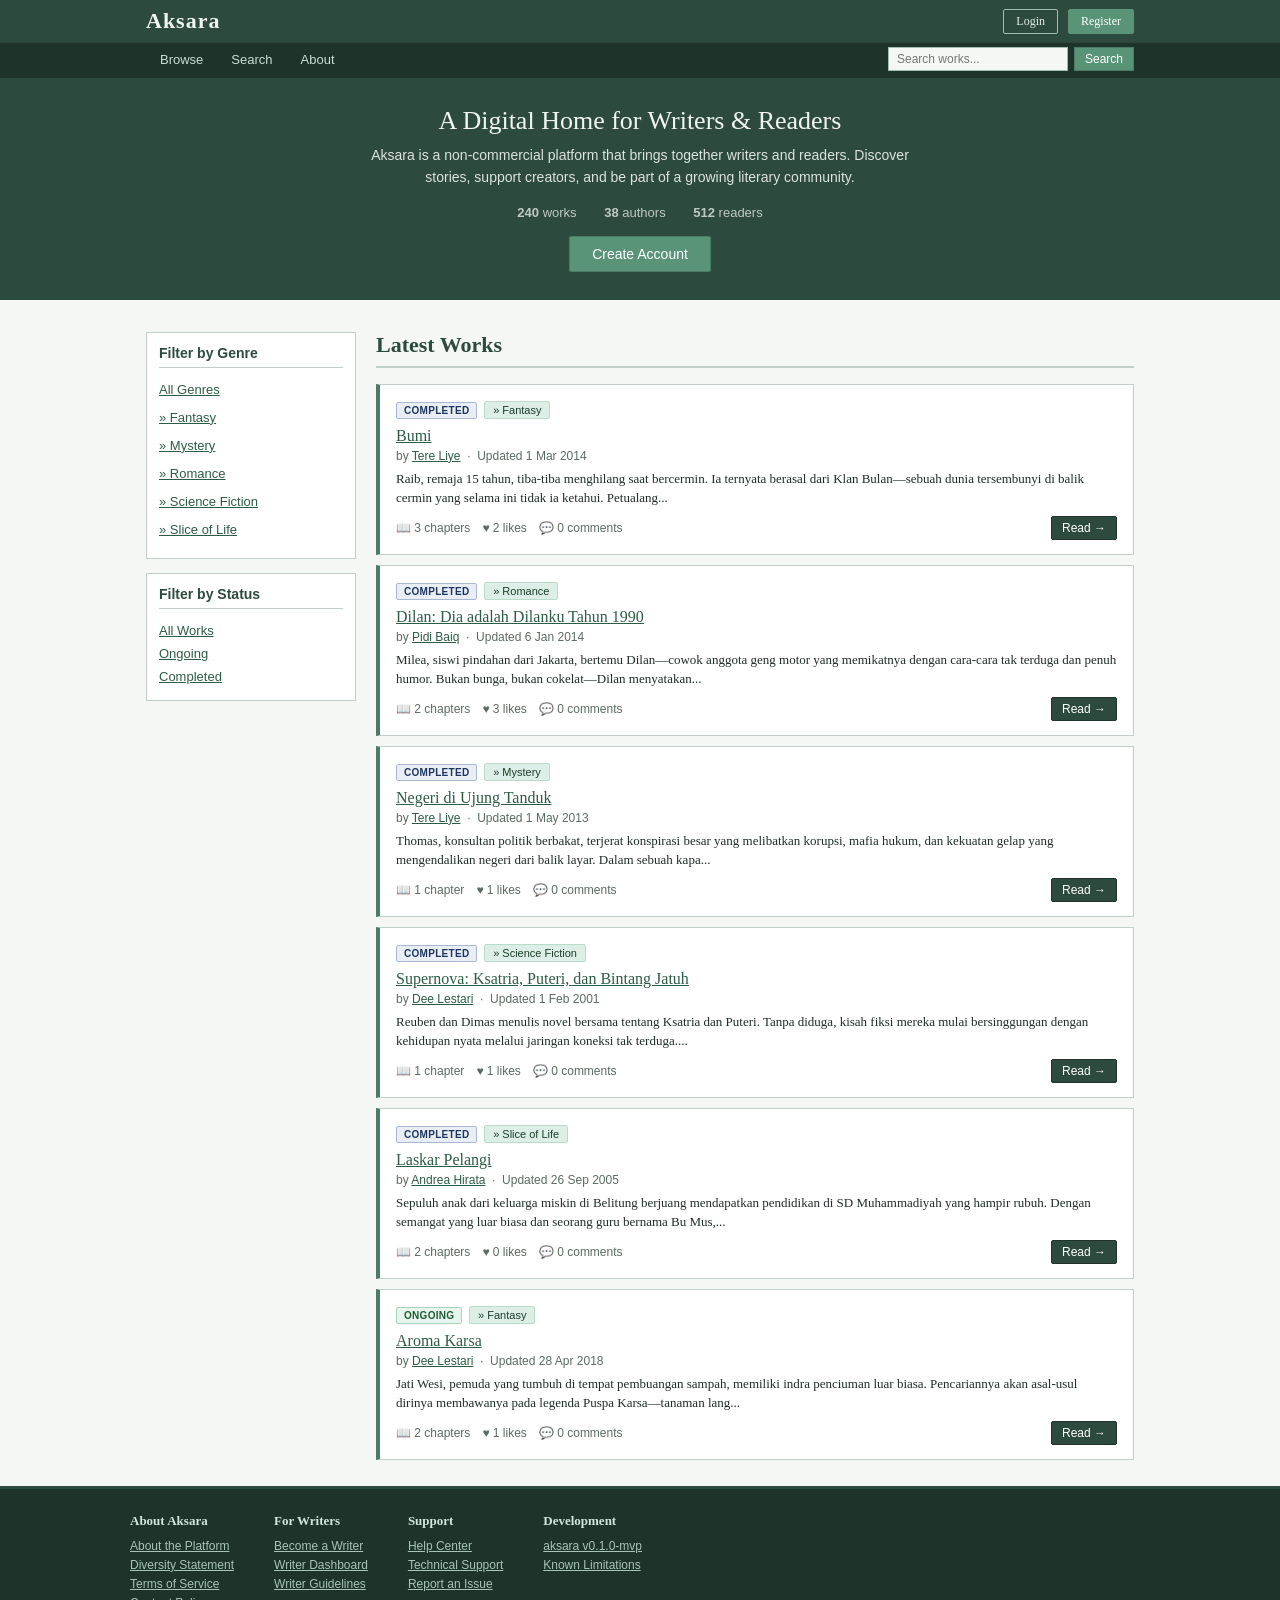
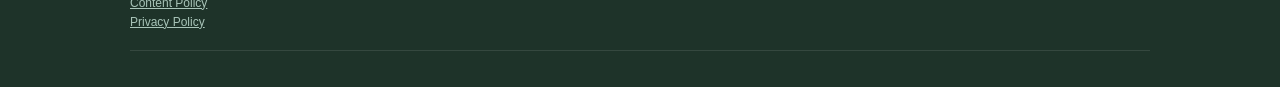
<file: index.html>
<!DOCTYPE html>
<html lang="id">
<head>
    <link rel="stylesheet" href="style.css">
<meta charset="UTF-8">
<meta name="viewport" content="width=device-width, initial-scale=1.0">
<title>Aksara</title>

</head>
<body>

<header class="site-header">
    <div class="header-top">
        <a class="site-logo" href="#" onclick="showPage('page_home'); return false;">
            Aksara
            
        </a>
        <div class="header-actions" id="header_actions">
            <button type="button" class="btn-header" onclick="showPage('page_login')">Login</button>
            <button type="button" class="btn-header-solid" onclick="showPage('page_register')">Register</button>
        </div>
    </div>
    <nav class="header-nav">
        <ul>
            <li><a href="#" id="nav_browse" onclick="showPage('page_home'); return false;">Browse</a></li>
            <li><a href="#" id="nav_search" onclick="showPage('page_search'); return false;">Search</a></li>
            <li><a href="#" id="nav_about" onclick="showPage('page_about'); return false;">About</a></li>
            <li class="nav-search">
                <input type="text" id="nav_search_input" placeholder="Search works...">
                <button type="button" onclick="doNavSearch()">Search</button>
            </li>
        </ul>
    </nav>
</header>

<div class="page active" id="page_home">
    <div class="hero-banner" id="hero_guest">
        <h1>A Digital Home for Writers &amp; Readers</h1>
        <p>Aksara is a non-commercial platform that brings together writers and readers.
        Discover stories, support creators, and be part of a growing literary community.</p>
        <div class="hero-stats">
            <span><strong>240</strong> works</span>
            <span><strong>38</strong> authors</span>
            <span><strong>512</strong> readers</span>
        </div>
        <div class="hero-actions">
            <button type="button" class="btn-hero-primary" onclick="showPage('page_register')">Create Account</button>
        </div>
    </div>

    <div class="container">
        <div class="two-col" style="margin-top:16px">
            <!-- Sidebar -->
            <aside class="sidebar">
                <div class="sidebar-box">
                    <h3>Filter by Genre</h3>
                    <ul id="genre_filter_list"></ul>
                </div>
                <div class="sidebar-box">
                    <h3>Filter by Status</h3>
                    <button type="button" class="filter-btn" id="filter_all" onclick="setStatusFilter('all')">All Works</button>
                    <button type="button" class="filter-btn" id="filter_ongoing" onclick="setStatusFilter('ongoing')">Ongoing</button>
                    <button type="button" class="filter-btn" id="filter_completed" onclick="setStatusFilter('completed')">Completed</button>
                </div>
                <div class="sidebar-box" id="sidebar_account" style="display:none">
                    <h3>My Account</h3>
                    <ul>
                        <li><a href="#" onclick="showPage('page_profile'); return false;">Profile</a></li>
                        <li id="nav_dashboard_link" style="display:none"><a href="#" onclick="showPage('page_dashboard'); return false;">Writer Dashboard</a></li>
                        <li id="nav_register_writer_link" style="display:none"><a href="#" onclick="showPage('page_writer_reg'); return false;">Become a Writer</a></li>
                        <li><a href="#" onclick="doLogout(); return false;">Logout</a></li>
                    </ul>
                </div>
            </aside>

            <!-- Main -->
            <main class="main-content">
                <div id="rec_banner" class="rec-banner" style="display:none"></div>

                <h2 class="page-title" id="browse_title">Latest Works</h2>

                <div id="work_list"></div>

                <p id="no_results" style="display:none; font-family:Arial,sans-serif; color:var(--text-muted); font-size:13px;">
                    No works found matching your criteria.
                </p>
            </main>
        </div>
    </div>
</div>

<div class="page" id="page_search">
    <div class="container">
        <h2 class="page-title">Search Works</h2>
        <div class="search-bar-big">
            <input type="text" id="search_input" placeholder="Search by title, author, or genre...">
            <button type="button" onclick="doSearch()">Search</button>
        </div>
        <div id="search_results"></div>
    </div>
</div>

<div class="page" id="page_about">
    <div class="container" style="max-width:680px">
        <div class="card">
            <h2 class="page-title">About Aksara</h2>
            <p>Aksara (from Sanskrit: <em>aksara</em>, meaning &ldquo;imperishable letter&rdquo;) is a digital ecosystem
            that connects writers with readers. The platform is designed to make it easy for writers to manage
            their works while building meaningful interaction with the reading community.</p>
        </div>
    </div>
</div>

<div class="page" id="page_login">
    <div class="form-box">
        <h2>Login</h2>
        <div class="alert alert-error" id="login_alert"></div>
        <div class="form-group">
            <label for="login_email">Email</label>
            <input type="email" id="login_email" placeholder="your@email.com">
            <div class="form-error" id="login_email_err">Please enter a valid email.</div>
        </div>
        <div class="form-group">
            <label for="login_password">Password</label>
            <input type="password" id="login_password" placeholder="Password">
            <div class="form-error" id="login_pass_err">Please enter your password.</div>
        </div>
        <div class="form-actions">
            <button type="button" class="btn-primary" onclick="doLogin()">Login</button>
        </div>
        <div class="form-footer">
            Don't have an account? <a href="#" onclick="showPage('page_register'); return false;">Register here</a>
        </div>
    </div>
</div>

<div class="page" id="page_register">
    <div class="form-box" style="max-width:520px">
        <h2>Create Account</h2>
        <div class="alert alert-error" id="reg_alert"></div>
        <div class="form-group">
            <label for="reg_display_name">Display Name</label>
            <input type="text" id="reg_display_name" placeholder="Your display name">
            <div class="form-error" id="reg_name_err">Display name is required.</div>
        </div>
        <div class="form-group">
            <label for="reg_username">Username</label>
            <input type="text" id="reg_username" placeholder="lowercase, no spaces">
            <div class="form-error" id="reg_username_err">Username must be 3-30 characters, lowercase.</div>
        </div>
        <div class="form-group">
            <label for="reg_email">Email</label>
            <input type="email" id="reg_email" placeholder="your@email.com">
            <div class="form-error" id="reg_email_err">Please enter a valid email.</div>
        </div>
        <div class="form-group">
            <label for="reg_password">Password</label>
            <input type="password" id="reg_password" placeholder="Minimum 8 characters">
            <div class="form-error" id="reg_pass_err">Password must be at least 8 characters.</div>
        </div>
        <div class="form-group">
            <label for="reg_password2">Confirm Password</label>
            <input type="password" id="reg_password2" placeholder="Re-enter password">
            <div class="form-error" id="reg_pass2_err">Passwords do not match.</div>
        </div>
        <div class="form-actions">
            <button type="button" class="btn-secondary" onclick="showPage('page_login')">Back to Login</button>
            <button type="button" class="btn-primary" onclick="doRegister()">Create Account</button>
        </div>
        <div class="form-footer">
            Already have an account? <a href="#" onclick="showPage('page_login'); return false;">Login here</a>
        </div>
    </div>
</div>

<div class="page" id="page_work_detail">
    <div class="container">
        <div class="two-col">
            <aside class="sidebar">
                <div class="sidebar-box" id="detail_chapter_list">
                    <h3>Chapters</h3>
                    <ul id="chapter_nav_list"></ul>
                </div>
            </aside>
            <main class="main-content">
                <div class="card" id="work_detail_card">
                    <div style="margin-bottom:8px">
                        <span id="detail_badge"></span>
                        <span id="detail_genre_tag" class="tag" style="margin-left:4px"></span>
                    </div>
                    <h1 id="detail_title" style="font-size:22px; margin:0 0 6px 0; color:var(--primary)"></h1>
                    <p id="detail_author" style="font-size:13px; font-family:Arial,sans-serif; color:var(--text-muted); margin:0 0 12px 0"></p>
                    <p id="detail_synopsis" style="font-size:14px; line-height:1.7; border-top:1px solid var(--border); padding-top:12px"></p>
                    <div id="detail_meta" style="font-size:12px; font-family:Arial,sans-serif; color:var(--text-muted); margin-top:10px"></div>
                </div>
            </main>
        </div>
    </div>
</div>

<div class="page" id="page_reading">
    <div class="container">
        <div class="reading-header">
            <div style="font-size:12px; font-family:Arial,sans-serif; color:var(--text-muted); margin-bottom:4px">
                <a href="#" id="reading_back_link" onclick="goBackToDetail(); return false;">← Back to Work</a>
            </div>
            <h1 id="reading_title"></h1>
            <div class="chapter-info" id="reading_chapter_info"></div>
        </div>

        <div class="chapter-nav">
            <button type="button" class="btn-secondary btn-small" id="btn_prev_chap" onclick="navigateChapter(-1)">← Previous Chapter</button>
            <span id="chap_position"></span>
            <button type="button" class="btn-secondary btn-small" id="btn_next_chap" onclick="navigateChapter(1)">Next Chapter →</button>
        </div>

        <div class="reading-body" id="reading_body"></div>

        <div class="like-section">
            <button type="button" class="btn-like" id="btn_like" onclick="toggleLike()">♥ Like this chapter</button>
            <div style="font-size:12px; font-family:Arial,sans-serif; color:var(--text-muted); margin-top:6px" id="like_count_display"></div>
        </div>

        <div class="chapter-nav">
            <button type="button" class="btn-secondary btn-small" id="btn_prev_chap2" onclick="navigateChapter(-1)">← Previous Chapter</button>
            <span id="chap_position2"></span>
            <button type="button" class="btn-secondary btn-small" id="btn_next_chap2" onclick="navigateChapter(1)">Next Chapter →</button>
        </div>

        <div class="comments-section">
            <h3 class="section-title">Comments (<span id="comment_count">0</span>)</h3>
            <div id="comment_list"></div>
            <div class="comment-form">
                <h4 style="margin:0 0 8px 0; font-size:13px; font-family:Arial,sans-serif;">Leave a Comment</h4>
                <div id="comment_login_notice" style="font-size:13px; font-family:Arial,sans-serif; color:var(--text-muted); display:none">
                    <a href="#" onclick="showPage('page_login'); return false;">Login</a> to leave a comment.
                </div>
                <div id="comment_form_area">
                    <textarea id="comment_input" rows="3" placeholder="Write your comment here..."></textarea>
                    <div class="form-actions">
                        <button type="button" class="btn-primary btn-small" onclick="submitComment()">Post Comment</button>
                    </div>
                </div>
            </div>
        </div>
    </div>
</div>

<div class="page" id="page_profile">
    <div class="container">
        <div class="profile-header">
            <div class="profile-avatar" id="profile_avatar"></div>
            <div class="profile-info">
                <h2 id="profile_display_name"></h2>
                <div class="profile-username" id="profile_username"></div>
                <div style="margin-bottom:4px">
                    <span id="profile_role_badge"></span>
                    <span id="profile_status_badge" style="margin-left:4px"></span>
                </div>
                <div class="profile-meta" id="profile_meta"></div>
            <p id="profile_bio" style="font-size:13px; color:var(--text); margin:8px 0 0; display:none;"></p>
            </div>
        </div>

        <div id="profile_works_section">
            <h3 class="section-title">Published Works</h3>
            <div id="profile_works_list"></div>
        </div>
    </div>
</div>

<div class="page" id="page_dashboard">
    <div class="container">
        <h2 class="page-title">Writer Dashboard</h2>

        <div class="dashboard-stats">
            <div class="stat-card">
                <span class="stat-num" id="stat_works">0</span>
                <span class="stat-label">Works</span>
            </div>
            <div class="stat-card">
                <span class="stat-num" id="stat_chapters">0</span>
                <span class="stat-label">Chapters</span>
            </div>
            <div class="stat-card">
                <span class="stat-num" id="stat_likes">0</span>
                <span class="stat-label">Total Likes</span>
            </div>
            <div class="stat-card">
                <span class="stat-num" id="stat_comments">0</span>
                <span class="stat-label">Comments</span>
            </div>
        </div>

        <div style="display:flex; justify-content:space-between; align-items:center; margin-bottom:10px;">
            <h3 class="section-title" style="margin:0; border:none;">My Works</h3>
            <button type="button" class="btn-primary btn-small" onclick="openWorkModal(null)">+ Add Work</button>
        </div>

        <table class="work-table" id="dashboard_work_table">
            <thead>
                <tr>
                    <th>Title</th>
                    <th>Genre</th>
                    <th>Status</th>
                    <th>Chapters</th>
                    <th>Updated</th>
                    <th>Actions</th>
                </tr>
            </thead>
            <tbody id="dashboard_work_tbody"></tbody>
        </table>
    </div>
</div>

<div class="page" id="page_writer_reg">
    <div class="container" style="max-width:560px">
        <h2 class="page-title">Become a Writer</h2>

        <div class="step-indicator" id="reg_step_indicator">
            <div class="step active" id="step1"><div class="step-num">1</div> Pen Name</div>
            <div class="step-line"></div>
            <div class="step" id="step2"><div class="step-num">2</div> Payment</div>
            <div class="step-line"></div>
            <div class="step" id="step3"><div class="step-num">3</div> Done</div>
        </div>

        <!-- Step 1 -->
        <div id="writer_step1">
            <div class="card">
                <h3 class="section-title">Step 1: Writer Information</h3>
                <div class="form-group">
                    <label for="wr_pen_name">Pen Name</label>
                    <input type="text" id="wr_pen_name" placeholder="Your pen name (can be same as display name)">
                    <div class="form-error" id="wr_pen_err">Pen name is required.</div>
                </div>
                <div class="form-group">
                    <label for="wr_genre">Primary Genre</label>
                    <select id="wr_genre">
                        <option value="">-- Select Genre --</option>
                        <option>Fantasy</option>
                        <option>Romance</option>
                        <option>Mystery</option>
                        <option>Horror</option>
                        <option>Science Fiction</option>
                        <option>Historical Fiction</option>
                        <option>Slice of Life</option>
                        <option>Adventure</option>
                    </select>
                    <div class="form-error" id="wr_genre_err">Please select a genre.</div>
                </div>
                <div class="form-group">
                    <label for="wr_bio">Short Bio (optional)</label>
                    <textarea id="wr_bio" rows="3" placeholder="Tell readers about yourself..."></textarea>
                </div>
                <div class="form-actions">
                    <button type="button" class="btn-primary" onclick="writerStep2()">Next: Payment →</button>
                </div>
            </div>
        </div>

        <!-- Step 2 -->
        <div id="writer_step2" style="display:none">
            <div class="card">
                <h3 class="section-title">Step 2: Registration Fee</h3>
                <table style="width:100%; font-size:13px; font-family:Arial,sans-serif; border-collapse:collapse; margin-bottom:14px;">
                    <tr>
                        <td style="padding:6px 0; color:var(--text-muted)">Writer Registration Fee</td>
                        <td style="text-align:right; font-weight:bold">Rp 50.000</td>
                    </tr>
                    <tr style="border-top:1px solid var(--border)">
                        <td style="padding:6px 0; font-weight:bold">Total</td>
                        <td style="text-align:right; font-weight:bold; color:var(--primary)">Rp 50.000</td>
                    </tr>
                </table>
                <div class="form-group">
                    <label for="wr_method">Payment Method</label>
                    <select id="wr_method">
                        <option value="">-- Select Payment Method --</option>
                        <option value="transfer">Bank Transfer</option>
                        <option value="ewallet">E-Wallet (GoPay / OVO / Dana)</option>
                        <option value="va">Virtual Account</option>
                    </select>
                    <div class="form-error" id="wr_method_err">Please select a payment method.</div>
                </div>
                <div class="form-actions">
                    <button type="button" class="btn-secondary" onclick="writerBackStep1()">← Back</button>
                    <button type="button" class="btn-primary" onclick="writerConfirmPayment()">Confirm Payment</button>
                </div>
            </div>
        </div>

        <!-- Step 3 -->
        <div id="writer_step3" style="display:none">
            <div class="card" style="text-align:center; padding:32px;">
                <div style="font-size:48px; margin-bottom:12px">✅</div>
                <h3 style="color:var(--primary); margin:0 0 8px 0">Registration Successful!</h3>
                <p style="font-family:Arial,sans-serif; font-size:13px; color:var(--text-muted); margin:0 0 6px 0">
                    Your writer registration has been processed.
                </p>
                <p style="font-family:Arial,sans-serif; font-size:13px; color:var(--text-muted); margin:0 0 16px 0">
                    Your account status is now: <strong class="badge badge-active">Writer Registration Active</strong>
                </p>
                <div id="wr_transaction_detail" style="background:var(--bg); border:1px solid var(--border); padding:10px; text-align:left; font-size:12px; font-family:Arial,sans-serif; margin-bottom:20px;"></div>
                <button type="button" class="btn-primary" onclick="showPage('page_dashboard')">Go to Writer Dashboard</button>
            </div>
        </div>
    </div>
</div>

<div class="modal-overlay" id="modal_work">
    <div class="modal-box">
        <h3 id="modal_work_title">Add New Work</h3>
        <div class="form-group">
            <label for="modal_judul">Title</label>
            <input type="text" id="modal_judul" placeholder="Work title">
            <div class="form-error" id="modal_judul_err">Title is required.</div>
        </div>
        <div class="form-group">
            <label for="modal_genre">Genre</label>
            <select id="modal_genre">
                <option value="">-- Select Genre --</option>
                <option>Fantasy</option>
                <option>Romance</option>
                <option>Mystery</option>
                <option>Horror</option>
                <option>Science Fiction</option>
                <option>Historical Fiction</option>
                <option>Slice of Life</option>
                <option>Adventure</option>
            </select>
            <div class="form-error" id="modal_genre_err">Genre is required.</div>
        </div>
        <div class="form-group">
            <label for="modal_sinopsis">Synopsis</label>
            <textarea id="modal_sinopsis" rows="4" placeholder="Brief synopsis..."></textarea>
        </div>
        <div class="form-group">
            <label for="modal_status">Status</label>
            <select id="modal_status">
                <option value="ongoing">Ongoing</option>
                <option value="completed">Completed</option>
            </select>
        </div>
        <div class="modal-actions">
            <button type="button" class="btn-secondary" onclick="closeWorkModal()">Cancel</button>
            <button type="button" class="btn-primary" onclick="saveWork()">Save Work</button>
        </div>
    </div>
</div>

<div class="modal-overlay" id="modal_chapter">
    <div class="modal-box">
        <h3 id="modal_chap_title">Add Chapter</h3>
        <div class="form-group">
            <label for="modal_chap_judul">Chapter Title</label>
            <input type="text" id="modal_chap_judul" placeholder="Chapter title">
            <div class="form-error" id="modal_chap_err">Chapter title is required.</div>
        </div>
        <div class="form-group">
            <label for="modal_chap_konten">Content</label>
            <textarea id="modal_chap_konten" rows="8" placeholder="Write chapter content here..."></textarea>
        </div>
        <div class="modal-actions">
            <button type="button" class="btn-secondary" onclick="closeChapterModal()">Cancel</button>
            <button type="button" class="btn-primary" onclick="saveChapter()">Save Chapter</button>
        </div>
    </div>
</div>

<div class="modal-overlay" id="modal_delete">
    <div class="modal-box" style="max-width:360px">
        <h3>Confirm Delete</h3>
        <p style="font-family:Arial,sans-serif; font-size:13px;" id="delete_confirm_msg">Are you sure you want to delete this item?</p>
        <div class="modal-actions">
            <button type="button" class="btn-secondary" onclick="closeDeleteModal()">Cancel</button>
            <button type="button" class="btn-danger" id="delete_confirm_btn">Delete</button>
        </div>
    </div>
</div>

<footer class="site-footer">
    <div class="footer-inner">
        <div class="footer-col">
            <h4>About Aksara</h4>
            <ul>
                <li><a href="#" onclick="showPage('page_about'); return false;">About the Platform</a></li>
                <li><a href="#">Diversity Statement</a></li>
                <li><a href="#">Terms of Service</a></li>
                <li><a href="#">Content Policy</a></li>
                <li><a href="#">Privacy Policy</a></li>
            </ul>
        </div>
        <div class="footer-col">
            <h4>For Writers</h4>
            <ul>
                <li><a href="#" onclick="showPage('page_writer_reg'); return false;">Become a Writer</a></li>
                <li><a href="#" onclick="showPage('page_dashboard'); return false;">Writer Dashboard</a></li>
                <li><a href="#">Writer Guidelines</a></li>
            </ul>
        </div>
        <div class="footer-col">
            <h4>Support</h4>
            <ul>
                <li><a href="#">Help Center</a></li>
                <li><a href="#">Technical Support</a></li>
                <li><a href="#">Report an Issue</a></li>
            </ul>
        </div>
        <div class="footer-col">
            <h4>Development</h4>
            <ul>
                <li><a href="#">aksara v0.1.0-mvp</a></li>
                <li><a href="#">Known Limitations</a></li>
            </ul>
        </div>
    </div>
    <div class="footer-bottom">
    </div>
</footer>

    <script src="script.js"></script>
</body>
</html>
</file>
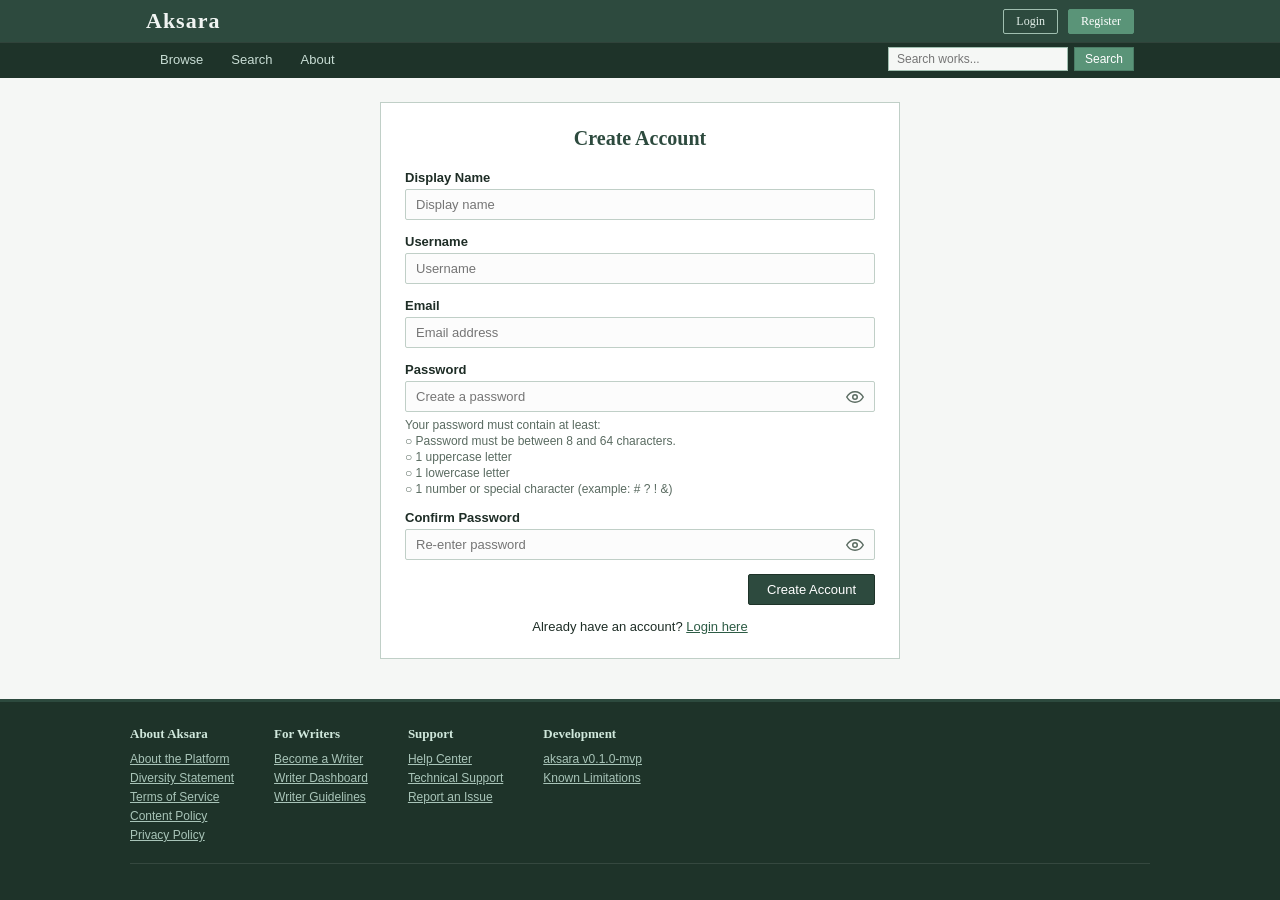
<file: registrasi.html>
<!DOCTYPE html>
<html lang="en">
<head>
<meta charset="UTF-8">
<meta name="viewport" content="width=device-width, initial-scale=1.0">
<title>Aksara - Registrasi</title>
<link rel="stylesheet" href="registrasi.css">
</head>
<body>

<header class="site-header">
    <div class="header-top">
        <span class="site-logo">Aksara</span>
        <div class="header-actions">
            <button type="button" class="btn-header deco" tabindex="-1">Login</button>
            <button type="button" class="btn-header-solid deco" tabindex="-1">Register</button>
        </div>
    </div>
    <nav class="header-nav" aria-label="Decorative navigation">
        <ul>
            <li><a class="deco" href="#" tabindex="-1">Browse</a></li>
            <li><a class="deco" href="#" tabindex="-1">Search</a></li>
            <li><a class="deco" href="#" tabindex="-1">About</a></li>
            <li class="nav-search">
                <input type="text" class="deco" placeholder="Search works..." readonly tabindex="-1">
                <button type="button" class="deco" tabindex="-1">Search</button>
            </li>
        </ul>
    </nav>
</header>

<main class="page active" id="page_register">
    <form class="form-box" id="reg_form" novalidate>
        <h2>Create Account</h2>

        <div class="alert alert-error" id="reg_alert" role="status" aria-live="polite" tabindex="-1"></div>

        <div class="form-group">
            <label for="reg_display_name">Display Name</label>
            <input type="text" id="reg_display_name" placeholder="Display name"
                   autocomplete="name" maxlength="50" aria-required="true" aria-describedby="reg_name_err">
            <div class="form-error" id="reg_name_err">Display name must be 2-50 characters and cannot contain symbols.</div>
        </div>

        <div class="form-group">
            <label for="reg_username">Username</label>
            <input type="text" id="reg_username" placeholder="Username"
                   autocomplete="username" maxlength="30" autocapitalize="none" spellcheck="false"
                   aria-required="true" aria-describedby="reg_username_err">
            <div class="form-error" id="reg_username_err">Username must be 3-30 characters using letters and numbers only.</div>
        </div>

        <div class="form-group">
            <label for="reg_email">Email</label>
            <input type="email" id="reg_email" placeholder="Email address"
                   autocomplete="email" maxlength="100" aria-required="true" aria-describedby="reg_email_err">
            <div class="form-error" id="reg_email_err">Email is not valid.</div>
        </div>

        <div class="form-group">
            <label for="reg_password">Password</label>
            <div class="pass-wrap">
                <input type="password" id="reg_password" placeholder="Create a password"
                       autocomplete="new-password" aria-required="true"
                       aria-describedby="pass_rules_title pass_rules reg_pass_err">
                <button type="button" class="toggle-pass" data-target="reg_password"
                        aria-pressed="false" aria-label="Show password">
                    <svg viewBox="0 0 24 24" width="18" height="18" fill="none" stroke="currentColor" stroke-width="2" stroke-linecap="round" stroke-linejoin="round" aria-hidden="true">
                        <path d="M1 12s4-7 11-7 11 7 11 7-4 7-11 7S1 12 1 12z"/>
                        <circle cx="12" cy="12" r="3"/>
                        <line class="eye-slash" x1="3" y1="3" x2="21" y2="21"/>
                    </svg>
                </button>
            </div>
            <div class="pass-rules-title" id="pass_rules_title">Your password must contain at least:</div>
            <ul class="pass-rules" id="pass_rules" aria-labelledby="pass_rules_title">
                <li data-rule="length">Password must be between 8 and 64 characters.</li>
                <li data-rule="upper">1 uppercase letter</li>
                <li data-rule="lower">1 lowercase letter</li>
                <li data-rule="special">1 number or special character (example: # ? ! &amp;)</li>
            </ul>
            <div class="form-error" id="reg_pass_err">Password cannot contain spaces.</div>
        </div>

        <div class="form-group">
            <label for="reg_password2">Confirm Password</label>
            <div class="pass-wrap">
                <input type="password" id="reg_password2" placeholder="Re-enter password"
                       autocomplete="new-password" aria-required="true"
                       aria-describedby="reg_pass2_err">
                <button type="button" class="toggle-pass" data-target="reg_password2"
                        aria-pressed="false" aria-label="Show confirmation password">
                    <svg viewBox="0 0 24 24" width="18" height="18" fill="none" stroke="currentColor" stroke-width="2" stroke-linecap="round" stroke-linejoin="round" aria-hidden="true">
                        <path d="M1 12s4-7 11-7 11 7 11 7-4 7-11 7S1 12 1 12z"/>
                        <circle cx="12" cy="12" r="3"/>
                        <line class="eye-slash" x1="3" y1="3" x2="21" y2="21"/>
                    </svg>
                </button>
            </div>
            <div class="form-error" id="reg_pass2_err">Passwords do not match.</div>
        </div>

        <div class="form-actions">
            <button type="submit" class="btn-primary">Create Account</button>
        </div>

        <div class="form-footer">
            Already have an account? <a class="deco" href="#" tabindex="-1">Login here</a>
        </div>
    </form>
</main>

<footer class="site-footer">
    <div class="footer-inner">
        <div class="footer-col">
            <h4>About Aksara</h4>
            <ul>
                <li><a class="deco" href="#" tabindex="-1">About the Platform</a></li>
                <li><a class="deco" href="#" tabindex="-1">Diversity Statement</a></li>
                <li><a class="deco" href="#" tabindex="-1">Terms of Service</a></li>
                <li><a class="deco" href="#" tabindex="-1">Content Policy</a></li>
                <li><a class="deco" href="#" tabindex="-1">Privacy Policy</a></li>
            </ul>
        </div>
        <div class="footer-col">
            <h4>For Writers</h4>
            <ul>
                <li><a class="deco" href="#" tabindex="-1">Become a Writer</a></li>
                <li><a class="deco" href="#" tabindex="-1">Writer Dashboard</a></li>
                <li><a class="deco" href="#" tabindex="-1">Writer Guidelines</a></li>
            </ul>
        </div>
        <div class="footer-col">
            <h4>Support</h4>
            <ul>
                <li><a class="deco" href="#" tabindex="-1">Help Center</a></li>
                <li><a class="deco" href="#" tabindex="-1">Technical Support</a></li>
                <li><a class="deco" href="#" tabindex="-1">Report an Issue</a></li>
            </ul>
        </div>
        <div class="footer-col">
            <h4>Development</h4>
            <ul>
                <li><a class="deco" href="#" tabindex="-1">aksara v0.1.0-mvp</a></li>
                <li><a class="deco" href="#" tabindex="-1">Known Limitations</a></li>
            </ul>
        </div>
    </div>
    <div class="footer-bottom"></div>
</footer>

<script src="registrasi.js"></script>
</body>
</html>
</file>
<file: style.css>
* {
    box-sizing: border-box;
}

:root {
    --primary:       #2d4a3e;
    --primary-dark:  #1e3329;
    --primary-light: #4a7c65;
    --accent:        #5a9478;
    --bg:            #f5f7f5;
    --bg-white:      #ffffff;
    --text:          #1e2d26;
    --text-muted:    #5a6b61;
    --border:        #c0cfc7;
    --link:          #2d5c45;
    --link-hover:    #1a3d2b;
    --tag-bg:        #dceee5;
    --tag-text:      #1e3d2b;
    --red:           #8b2e2e;
    --red-light:     #f9eded;
    --green-light:   #e8f4ee;
    --sim-bg:        #fff8e6;
    --sim-border:    #e6c200;
}

body {
    margin: 0;
    font-family: Georgia, "Times New Roman", serif;
    background-color: var(--bg);
    color: var(--text);
    min-height: 100vh;
    display: flex;
    flex-direction: column;
}

a {
    color: var(--link);
    text-decoration: underline;
    cursor: pointer;
}

a:hover {
    color: var(--link-hover);
}

button {
    cursor: pointer;
    font-family: Georgia, serif;
}

.site-header {
    background-color: var(--primary);
    color: #f0f4f2;
    border-bottom: 3px solid var(--primary-dark);
}

.header-top {
    display: flex;
    align-items: center;
    justify-content: space-between;
    padding: 8px 16px;
    max-width: 1020px;
    margin: 0 auto;
    width: 100%;
}

.site-logo {
    font-size: 22px;
    font-weight: bold;
    color: #f0f4f2;
    text-decoration: none;
    letter-spacing: 1px;
}

.site-logo span {
    font-size: 11px;
    font-weight: normal;
    display: block;
    letter-spacing: 0;
    opacity: 0.75;
    margin-top: -3px;
}

.header-actions {
    display: flex;
    gap: 10px;
    align-items: center;
}

.btn-header {
    background: transparent;
    border: 1px solid #a0bfb0;
    color: #e0ede7;
    padding: 4px 12px;
    font-size: 12px;
    border-radius: 2px;
}

.btn-header:hover {
    background-color: rgba(255,255,255,0.1);
}

.btn-header-solid {
    background-color: var(--accent);
    border: 1px solid var(--accent);
    color: #fff;
    padding: 4px 12px;
    font-size: 12px;
    border-radius: 2px;
}

.btn-header-solid:hover {
    background-color: var(--primary-light);
}

.header-nav {
    background-color: var(--primary-dark);
    border-top: 1px solid rgba(255,255,255,0.08);
}

.header-nav ul {
    list-style: none;
    margin: 0;
    padding: 0 16px;
    display: flex;
    align-items: center;
    max-width: 1020px;
    margin: 0 auto;
}

.header-nav li a {
    display: block;
    padding: 7px 14px;
    color: #c8ddd4;
    text-decoration: none;
    font-size: 13px;
    font-family: Arial, Helvetica, sans-serif;
}

.header-nav li a:hover,
.header-nav li a.active {
    color: #fff;
    background-color: rgba(255,255,255,0.08);
}

.header-nav .nav-search {
    margin-left: auto;
    display: flex;
    align-items: center;
    gap: 6px;
    padding: 4px 0;
}

.header-nav .nav-search input {
    padding: 4px 8px;
    font-size: 12px;
    border: 1px solid #a0bfb0;
    background-color: #f5f7f5;
    color: var(--text);
    width: 180px;
    font-family: Arial, Helvetica, sans-serif;
}

.header-nav .nav-search button {
    padding: 4px 10px;
    font-size: 12px;
    background-color: var(--accent);
    border: 1px solid var(--primary-light);
    color: #fff;
    font-family: Arial, Helvetica, sans-serif;
}

.page {
    display: none;
}

.page.active {
    display: block;
}

.container {
    max-width: 1020px;
    margin: 0 auto;
    padding: 16px;
}

.two-col {
    display: flex;
    gap: 20px;
    align-items: flex-start;
}

.sidebar {
    flex: 0 0 210px;
    min-width: 0;
}

.main-content {
    flex: 1;
    min-width: 0;
}

.site-footer {
    margin-top: auto;
    background-color: var(--primary-dark);
    color: #a8c4b8;
    font-size: 12px;
    font-family: Arial, Helvetica, sans-serif;
    padding: 24px 16px;
    border-top: 3px solid var(--primary);
}

.footer-inner {
    max-width: 1020px;
    margin: 0 auto;
    display: flex;
    gap: 40px;
    flex-wrap: wrap;
}

.footer-col h4 {
    color: #d0e8dc;
    margin: 0 0 10px 0;
    font-size: 13px;
    font-family: Georgia, serif;
}

.footer-col ul {
    list-style: none;
    margin: 0;
    padding: 0;
}

.footer-col ul li {
    margin-bottom: 5px;
}

.footer-col ul li a {
    color: #a8c4b8;
    text-decoration: underline;
}

.footer-bottom {
    max-width: 1020px;
    margin: 16px auto 0;
    padding-top: 12px;
    border-top: 1px solid rgba(255,255,255,0.1);
    color: #7a9e8e;
}

.page-title {
    font-size: 22px;
    margin: 0 0 16px 0;
    padding-bottom: 8px;
    border-bottom: 2px solid var(--border);
    color: var(--primary);
}

.section-title {
    font-size: 16px;
    color: var(--primary);
    margin: 0 0 10px 0;
    padding-bottom: 6px;
    border-bottom: 1px solid var(--border);
}

.tag {
    display: inline-block;
    background-color: var(--tag-bg);
    color: var(--tag-text);
    padding: 2px 8px;
    font-size: 11px;
    border-radius: 2px;
    font-family: Arial, Helvetica, sans-serif;
    margin: 2px 2px 2px 0;
    text-decoration: none;
    cursor: pointer;
    border: 1px solid #b8dcc8;
}

.tag:hover {
    background-color: #c8e6d4;
}

.badge {
    display: inline-block;
    padding: 2px 7px;
    font-size: 10px;
    border-radius: 2px;
    font-family: Arial, Helvetica, sans-serif;
    font-weight: bold;
    text-transform: uppercase;
    letter-spacing: 0.3px;
}

.badge-ongoing {
    background-color: #e8f4ee;
    color: #1e5c35;
    border: 1px solid #a8d4b8;
}

.badge-completed {
    background-color: #e8eef4;
    color: #1e3560;
    border: 1px solid #a8b8d4;
}

.badge-penulis {
    background-color: var(--tag-bg);
    color: var(--primary);
    border: 1px solid var(--border);
}

.badge-pembaca {
    background-color: #f0f0f0;
    color: #555;
    border: 1px solid #ccc;
}

.badge-active {
    background-color: #e8f4ee;
    color: #1e5c35;
    border: 1px solid #a8d4b8;
}

.badge-verified {
    background-color: #dceee5;
    color: var(--primary-dark);
    border: 1px solid #9acaac;
}

.btn-primary {
    background-color: var(--primary);
    color: #fff;
    border: 1px solid var(--primary-dark);
    padding: 7px 18px;
    font-size: 13px;
    font-family: Arial, Helvetica, sans-serif;
    border-radius: 2px;
}

.btn-primary:hover {
    background-color: var(--primary-dark);
}

.btn-secondary {
    background-color: #fff;
    color: var(--primary);
    border: 1px solid var(--border);
    padding: 7px 18px;
    font-size: 13px;
    font-family: Arial, Helvetica, sans-serif;
    border-radius: 2px;
}

.btn-secondary:hover {
    background-color: var(--bg);
}

.btn-danger {
    background-color: #8b2e2e;
    color: #fff;
    border: 1px solid #6b1e1e;
    padding: 6px 14px;
    font-size: 12px;
    font-family: Arial, Helvetica, sans-serif;
    border-radius: 2px;
}

.btn-danger:hover {
    background-color: #6b1e1e;
}

.btn-small {
    padding: 4px 10px;
    font-size: 12px;
}

.card {
    background-color: var(--bg-white);
    border: 1px solid var(--border);
    border-radius: 2px;
    padding: 14px;
    margin-bottom: 12px;
}

.alert {
    padding: 10px 14px;
    border-radius: 2px;
    margin-bottom: 14px;
    font-size: 13px;
    font-family: Arial, Helvetica, sans-serif;
    display: none;
}

.alert.show {
    display: block;
}

.alert-error {
    background-color: var(--red-light);
    border: 1px solid #e0a0a0;
    color: var(--red);
}

.alert-success {
    background-color: var(--green-light);
    border: 1px solid #a0d4b0;
    color: #1e5c35;
}

.alert-sim {
    background-color: var(--sim-bg);
    border: 1px solid var(--sim-border);
    color: #7a5800;
    font-weight: bold;
}

.work-card {
    background-color: var(--bg-white);
    border: 1px solid var(--border);
    border-left: 4px solid var(--primary-light);
    padding: 14px 16px;
    margin-bottom: 10px;
}

.work-card-title {
    font-size: 16px;
    margin: 0 0 4px 0;
    color: var(--link);
    cursor: pointer;
    text-decoration: underline;
}

.work-card-title:hover {
    color: var(--link-hover);
}

.work-card-meta {
    font-size: 12px;
    color: var(--text-muted);
    margin-bottom: 6px;
    font-family: Arial, Helvetica, sans-serif;
}

.work-card-synopsis {
    font-size: 13px;
    color: var(--text);
    margin: 6px 0;
    line-height: 1.5;
}

.work-card-footer {
    display: flex;
    align-items: center;
    gap: 12px;
    margin-top: 8px;
    font-size: 12px;
    font-family: Arial, Helvetica, sans-serif;
    color: var(--text-muted);
}

.work-stat {
    display: inline-flex;
    align-items: center;
    gap: 3px;
}

.sidebar-box {
    background-color: var(--bg-white);
    border: 1px solid var(--border);
    padding: 12px;
    margin-bottom: 14px;
}

.sidebar-box h3 {
    font-size: 14px;
    margin: 0 0 10px 0;
    color: var(--primary);
    padding-bottom: 6px;
    border-bottom: 1px solid var(--border);
    font-family: Arial, Helvetica, sans-serif;
}

.sidebar-box ul {
    list-style: none;
    margin: 0;
    padding: 0;
}

.sidebar-box ul li {
    margin-bottom: 5px;
    font-size: 13px;
    font-family: Arial, Helvetica, sans-serif;
}

.sidebar-box ul li a {
    color: var(--link);
    text-decoration: underline;
}

.filter-btn {
    display: block;
    width: 100%;
    text-align: left;
    background: none;
    border: none;
    padding: 4px 0;
    font-size: 13px;
    font-family: Arial, Helvetica, sans-serif;
    color: var(--link);
    text-decoration: underline;
    cursor: pointer;
}

.filter-btn:hover {
    color: var(--link-hover);
}

.filter-btn.selected {
    font-weight: bold;
    color: var(--primary-dark);
}

.form-box {
    background-color: var(--bg-white);
    border: 1px solid var(--border);
    padding: 24px;
    max-width: 480px;
    margin: 24px auto;
}

.form-box h2 {
    text-align: center;
    margin: 0 0 20px 0;
    font-size: 20px;
    color: var(--primary);
}

.form-group {
    margin-bottom: 14px;
}

.form-group label {
    display: block;
    font-size: 13px;
    font-weight: bold;
    margin-bottom: 4px;
    font-family: Arial, Helvetica, sans-serif;
    color: var(--text);
}

.form-group input,
.form-group select,
.form-group textarea {
    width: 100%;
    padding: 7px 10px;
    border: 1px solid var(--border);
    font-size: 13px;
    font-family: Arial, Helvetica, sans-serif;
    background-color: #fcfcfc;
    color: var(--text);
    border-radius: 2px;
}

.form-group input:focus,
.form-group select:focus,
.form-group textarea:focus {
    outline: 2px solid var(--accent);
    border-color: var(--accent);
}

.form-error {
    color: var(--red);
    font-size: 11px;
    margin-top: 3px;
    font-family: Arial, Helvetica, sans-serif;
    display: none;
}

.form-error.show {
    display: block;
}

.form-footer {
    text-align: center;
    margin-top: 14px;
    font-size: 13px;
    font-family: Arial, Helvetica, sans-serif;
}

.form-actions {
    display: flex;
    gap: 10px;
    justify-content: flex-end;
    margin-top: 14px;
}

.hero-banner {
    background-color: var(--primary);
    color: #f0f4f2;
    padding: 28px 20px;
    text-align: center;
}

.hero-banner h1 {
    font-size: 26px;
    margin: 0 0 8px 0;
    font-weight: normal;
}

.hero-banner p {
    font-size: 14px;
    margin: 0 auto 16px;
    max-width: 580px;
    line-height: 1.6;
    opacity: 0.9;
    font-family: Arial, Helvetica, sans-serif;
}

.hero-stats {
    font-size: 13px;
    opacity: 0.75;
    font-family: Arial, Helvetica, sans-serif;
    margin-bottom: 16px;
}

.hero-stats span {
    margin: 0 12px;
}

.hero-actions {
    display: flex;
    gap: 10px;
    justify-content: center;
}

.btn-hero-primary {
    background-color: var(--accent);
    color: #fff;
    border: 1px solid var(--primary-light);
    padding: 9px 22px;
    font-size: 14px;
    font-family: Arial, Helvetica, sans-serif;
    border-radius: 2px;
}

.btn-hero-primary:hover {
    background-color: var(--primary-light);
}

.btn-hero-secondary {
    background-color: transparent;
    color: #e0ede7;
    border: 1px solid #a0bfb0;
    padding: 9px 22px;
    font-size: 14px;
    font-family: Arial, Helvetica, sans-serif;
    border-radius: 2px;
}

.btn-hero-secondary:hover {
    background-color: rgba(255,255,255,0.1);
}

.rec-banner {
    background-color: #e8f4ee;
    border: 1px solid #a8d4b8;
    border-left: 4px solid var(--primary-light);
    padding: 10px 14px;
    margin-bottom: 14px;
    font-size: 13px;
    font-family: Arial, Helvetica, sans-serif;
    color: var(--text);
}

.rec-banner strong {
    color: var(--primary);
}

.reading-header {
    background-color: var(--bg-white);
    border: 1px solid var(--border);
    padding: 14px 20px;
    margin-bottom: 16px;
}

.reading-header h1 {
    font-size: 20px;
    margin: 0 0 4px 0;
    color: var(--primary);
}

.reading-header .chapter-info {
    font-size: 12px;
    color: var(--text-muted);
    font-family: Arial, Helvetica, sans-serif;
}

.reading-body {
    background-color: var(--bg-white);
    border: 1px solid var(--border);
    padding: 24px 28px;
    margin-bottom: 16px;
    line-height: 1.8;
    font-size: 15px;
}

.chapter-nav {
    display: flex;
    justify-content: space-between;
    align-items: center;
    background-color: var(--bg-white);
    border: 1px solid var(--border);
    padding: 10px 16px;
    margin-bottom: 16px;
    font-family: Arial, Helvetica, sans-serif;
}

.chapter-nav span {
    font-size: 13px;
    color: var(--text-muted);
}

.like-section {
    text-align: center;
    margin: 16px 0;
}

.btn-like {
    background-color: var(--bg-white);
    border: 2px solid var(--border);
    color: var(--text-muted);
    padding: 8px 22px;
    font-size: 13px;
    font-family: Arial, Helvetica, sans-serif;
    border-radius: 2px;
    transition: all 0.15s;
}

.btn-like.liked {
    background-color: var(--green-light);
    border-color: var(--accent);
    color: var(--primary);
    font-weight: bold;
}

.btn-like:hover {
    border-color: var(--accent);
    color: var(--primary);
}

.comments-section {
    background-color: var(--bg-white);
    border: 1px solid var(--border);
    padding: 16px 20px;
    margin-bottom: 16px;
}

.comment-item {
    border-top: 1px solid var(--border);
    padding: 12px 0;
}

.comment-item:first-child {
    border-top: none;
}

.comment-author {
    font-size: 13px;
    font-family: Arial, Helvetica, sans-serif;
    font-weight: bold;
    color: var(--primary);
    margin-bottom: 4px;
}

.comment-time {
    font-size: 11px;
    color: var(--text-muted);
    margin-left: 8px;
    font-weight: normal;
}

.comment-body {
    font-size: 13px;
    line-height: 1.5;
}

.comment-delete {
    background: none;
    border: none;
    color: var(--red);
    font-size: 11px;
    font-family: Arial, Helvetica, sans-serif;
    text-decoration: underline;
    padding: 0;
    margin-top: 4px;
    cursor: pointer;
}

.comment-form {
    margin-top: 14px;
    border-top: 1px solid var(--border);
    padding-top: 14px;
}

.comment-form textarea {
    width: 100%;
    padding: 8px;
    border: 1px solid var(--border);
    font-family: Georgia, serif;
    font-size: 13px;
    resize: vertical;
    background-color: #fcfcfc;
}

.dashboard-stats {
    display: flex;
    gap: 14px;
    margin-bottom: 20px;
    flex-wrap: wrap;
}

.stat-card {
    background-color: var(--bg-white);
    border: 1px solid var(--border);
    border-top: 3px solid var(--primary-light);
    padding: 14px 18px;
    flex: 1;
    min-width: 120px;
    text-align: center;
}

.stat-card .stat-num {
    font-size: 26px;
    font-weight: bold;
    color: var(--primary);
    display: block;
}

.stat-card .stat-label {
    font-size: 12px;
    color: var(--text-muted);
    font-family: Arial, Helvetica, sans-serif;
}

.work-table {
    width: 100%;
    border-collapse: collapse;
    font-size: 13px;
    font-family: Arial, Helvetica, sans-serif;
    background-color: var(--bg-white);
    border: 1px solid var(--border);
}

.work-table th {
    background-color: var(--primary);
    color: #f0f4f2;
    padding: 9px 12px;
    text-align: left;
    font-weight: bold;
    font-size: 12px;
}

.work-table td {
    padding: 9px 12px;
    border-bottom: 1px solid #e0ece6;
    vertical-align: top;
}

.work-table tr:last-child td {
    border-bottom: none;
}

.work-table tr:hover td {
    background-color: #f0f7f3;
}

.modal-overlay {
    display: none;
    position: fixed;
    inset: 0;
    background-color: rgba(0,0,0,0.5);
    z-index: 100;
    align-items: center;
    justify-content: center;
}

.modal-overlay.show {
    display: flex;
}

.modal-box {
    background-color: var(--bg-white);
    border: 1px solid var(--border);
    padding: 24px;
    max-width: 500px;
    width: 90%;
    max-height: 90vh;
    overflow-y: auto;
}

.modal-box h3 {
    margin: 0 0 16px 0;
    color: var(--primary);
    font-size: 17px;
    border-bottom: 1px solid var(--border);
    padding-bottom: 10px;
}

.modal-actions {
    display: flex;
    gap: 10px;
    justify-content: flex-end;
    margin-top: 16px;
}

.step-indicator {
    display: flex;
    align-items: center;
    justify-content: center;
    gap: 0;
    margin-bottom: 24px;
}

.step {
    display: flex;
    align-items: center;
    font-size: 12px;
    font-family: Arial, Helvetica, sans-serif;
    color: var(--text-muted);
}

.step-num {
    width: 24px;
    height: 24px;
    border-radius: 50%;
    background-color: #ddd;
    color: #666;
    display: flex;
    align-items: center;
    justify-content: center;
    font-size: 12px;
    font-weight: bold;
    margin-right: 6px;
}

.step.active .step-num {
    background-color: var(--primary);
    color: #fff;
}

.step.done .step-num {
    background-color: var(--accent);
    color: #fff;
}

.step-line {
    width: 40px;
    height: 2px;
    background-color: #ddd;
    margin: 0 6px;
}

.step.done + .step-line {
    background-color: var(--accent);
}

.profile-header {
    background-color: var(--bg-white);
    border: 1px solid var(--border);
    padding: 20px;
    margin-bottom: 16px;
    display: flex;
    gap: 20px;
    align-items: flex-start;
}

.profile-avatar {
    width: 64px;
    height: 64px;
    border-radius: 50%;
    background-color: var(--primary);
    color: #fff;
    font-size: 26px;
    display: flex;
    align-items: center;
    justify-content: center;
    flex-shrink: 0;
    font-family: Arial, Helvetica, sans-serif;
}

.profile-info h2 {
    margin: 0 0 4px 0;
    font-size: 20px;
    color: var(--primary);
}

.profile-info .profile-username {
    font-size: 13px;
    color: var(--text-muted);
    font-family: Arial, Helvetica, sans-serif;
    margin-bottom: 6px;
}

.profile-meta {
    font-size: 12px;
    color: var(--text-muted);
    font-family: Arial, Helvetica, sans-serif;
    margin-top: 6px;
}

.search-bar-big {
    display: flex;
    gap: 0;
    margin-bottom: 20px;
}

.search-bar-big input {
    flex: 1;
    padding: 10px 14px;
    border: 2px solid var(--primary);
    font-size: 14px;
    font-family: Arial, Helvetica, sans-serif;
    background-color: #fff;
    color: var(--text);
    border-right: none;
    border-radius: 2px 0 0 2px;
}

.search-bar-big button {
    padding: 10px 20px;
    background-color: var(--primary);
    color: #fff;
    border: 2px solid var(--primary);
    font-size: 14px;
    font-family: Arial, Helvetica, sans-serif;
    border-radius: 0 2px 2px 0;
}

.search-bar-big button:hover {
    background-color: var(--primary-dark);
}

.sim-notice {
    background-color: var(--sim-bg);
    border: 2px solid var(--sim-border);
    padding: 10px 14px;
    margin-bottom: 16px;
    font-family: Arial, Helvetica, sans-serif;
    font-size: 13px;
    color: #7a5800;
    border-radius: 2px;
}

.sim-notice strong {
    text-transform: uppercase;
    letter-spacing: 0.5px;
}

@media (max-width: 640px) {
    .two-col {
        flex-direction: column;
    }
    .sidebar {
        flex: none;
        width: 100%;
    }
    .hero-actions {
        flex-direction: column;
        align-items: center;
    }
    .dashboard-stats {
        flex-direction: column;
    }
    .work-table {
        font-size: 11px;
    }
    .work-table th,
    .work-table td {
        padding: 6px 8px;
    }
    .header-top {
        flex-wrap: wrap;
        gap: 8px;
    }
    .header-nav .nav-search {
        margin-left: 0;
    }
}
</file>
<file: registrasi.css>
* {
    box-sizing: border-box;
}
:root {
    --primary:       #2d4a3e;
    --primary-dark:  #1e3329;
    --primary-light: #4a7c65;
    --accent:        #5a9478;
    --bg:            #f5f7f5;
    --bg-white:      #ffffff;
    --text:          #1e2d26;
    --text-muted:    #5a6b61;
    --border:        #c0cfc7;
    --link:          #2d5c45;
    --link-hover:    #1a3d2b;
    --tag-bg:        #dceee5;
    --tag-text:      #1e3d2b;
    --red:           #8b2e2e;
    --red-light:     #f9eded;
    --green-light:   #e8f4ee;
    --ok:            #1e5c35;
    --sim-bg:        #fff8e6;
    --sim-border:    #e6c200;
}
body {
    margin: 0;
    font-family: Georgia, "Times New Roman", serif;
    background-color: var(--bg);
    color: var(--text);
    min-height: 100vh;
    display: flex;
    flex-direction: column;
}
a {
    color: var(--link);
    text-decoration: underline;
    cursor: pointer;
}
a:hover {
    color: var(--link-hover);
}
button {
    cursor: pointer;
    font-family: Georgia, serif;
}
:focus-visible {
    outline: 2px solid var(--accent);
    outline-offset: 2px;
}

.site-header {
    background-color: var(--primary);
    color: #f0f4f2;
    border-bottom: 3px solid var(--primary-dark);
}
.header-top {
    display: flex;
    align-items: center;
    justify-content: space-between;
    padding: 8px 16px;
    max-width: 1020px;
    margin: 0 auto;
    width: 100%;
}
.site-logo {
    font-size: 22px;
    font-weight: bold;
    color: #f0f4f2;
    text-decoration: none;
    letter-spacing: 1px;
}
.header-actions {
    display: flex;
    gap: 10px;
    align-items: center;
}
.btn-header {
    background: transparent;
    border: 1px solid #a0bfb0;
    color: #e0ede7;
    padding: 4px 12px;
    font-size: 12px;
    border-radius: 2px;
}
.btn-header-solid {
    background-color: var(--accent);
    border: 1px solid var(--accent);
    color: #fff;
    padding: 4px 12px;
    font-size: 12px;
    border-radius: 2px;
}
.header-nav {
    background-color: var(--primary-dark);
    border-top: 1px solid rgba(255,255,255,0.08);
}
.header-nav ul {
    list-style: none;
    margin: 0 auto;
    padding: 0 16px;
    display: flex;
    flex-wrap: wrap;
    align-items: center;
    max-width: 1020px;
}
.header-nav li a {
    display: block;
    padding: 7px 14px;
    color: #c8ddd4;
    text-decoration: none;
    font-size: 13px;
    font-family: Arial, Helvetica, sans-serif;
}
.header-nav .nav-search {
    margin-left: auto;
    display: flex;
    align-items: center;
    gap: 6px;
    padding: 4px 0;
}
.header-nav .nav-search input {
    padding: 4px 8px;
    font-size: 12px;
    border: 1px solid #a0bfb0;
    background-color: #f5f7f5;
    color: var(--text);
    width: 180px;
    max-width: 100%;
    font-family: Arial, Helvetica, sans-serif;
}
.header-nav .nav-search button {
    padding: 4px 10px;
    font-size: 12px;
    background-color: var(--accent);
    border: 1px solid var(--primary-light);
    color: #fff;
    font-family: Arial, Helvetica, sans-serif;
}

.deco,
.deco:hover {
    cursor: default;
}
.page {
    display: none;
}
.page.active {
    display: block;
    width: 100%;
}
.btn-primary {
    background-color: var(--primary);
    color: #fff;
    border: 1px solid var(--primary-dark);
    padding: 7px 18px;
    font-size: 13px;
    font-family: Arial, Helvetica, sans-serif;
    border-radius: 2px;
}
.btn-primary:hover {
    background-color: var(--primary-dark);
}
.btn-secondary {
    background-color: #fff;
    color: var(--primary);
    border: 1px solid var(--border);
    padding: 7px 18px;
    font-size: 13px;
    font-family: Arial, Helvetica, sans-serif;
    border-radius: 2px;
}
.btn-secondary:hover {
    background-color: var(--bg);
}
.alert {
    padding: 10px 14px;
    border-radius: 2px;
    margin-bottom: 14px;
    font-size: 13px;
    font-family: Arial, Helvetica, sans-serif;
    display: none;
}
.alert.show {
    display: block;
}
.alert-error {
    background-color: var(--red-light);
    border: 1px solid #e0a0a0;
    color: var(--red);
}
.alert-success {
    background-color: var(--green-light);
    border: 1px solid #a0d4b0;
    color: var(--ok);
}
.form-box {
    background-color: var(--bg-white);
    border: 1px solid var(--border);
    padding: 24px;
    max-width: 520px;
    width: calc(100% - 32px);
    margin: 24px auto;
}
.form-box h2 {
    text-align: center;
    margin: 0 0 20px 0;
    font-size: 20px;
    color: var(--primary);
}
.form-group {
    margin-bottom: 14px;
}
.form-group label {
    display: block;
    font-size: 13px;
    font-weight: bold;
    margin-bottom: 4px;
    font-family: Arial, Helvetica, sans-serif;
    color: var(--text);
}
.form-group input,
.form-group select,
.form-group textarea {
    width: 100%;
    padding: 7px 10px;
    border: 1px solid var(--border);
    font-size: 13px;
    font-family: Arial, Helvetica, sans-serif;
    background-color: #fcfcfc;
    color: var(--text);
    border-radius: 2px;
}
.form-group input:focus,
.form-group select:focus,
.form-group textarea:focus {
    outline: 2px solid var(--accent);
    border-color: var(--accent);
}

.form-group input.invalid {
    border-color: var(--red);
    background-color: var(--red-light);
}
.form-group input.invalid:focus {
    outline-color: var(--red);
}
.form-group input.valid {
    border-color: var(--primary-light);
}

.form-hint {
    color: var(--text-muted);
    font-size: 12px;
    margin-top: 3px;
    font-family: Arial, Helvetica, sans-serif;
}
.form-error {
    color: var(--red);
    font-size: 12px;
    margin-top: 3px;
    font-family: Arial, Helvetica, sans-serif;
    display: none;
}
.form-error.show {
    display: block;
}

.pass-wrap {
    position: relative;
}
.pass-wrap input {
    padding-right: 40px;
}
.pass-wrap input::-ms-reveal,
.pass-wrap input::-ms-clear {
    display: none;
}
.toggle-pass {
    position: absolute;
    top: 50%;
    right: 6px;
    transform: translateY(-50%);
    display: flex;
    align-items: center;
    justify-content: center;
    width: 28px;
    height: 28px;
    background: none;
    border: none;
    padding: 0;
    color: var(--text-muted);
}
.toggle-pass:hover {
    color: var(--link-hover);
}
.toggle-pass .eye-slash {
    display: none;
}
.toggle-pass[aria-pressed="true"] .eye-slash {
    display: inline;
}

.pass-rules-title {
    margin-top: 6px;
    font-size: 12px;
    font-family: Arial, Helvetica, sans-serif;
    color: var(--text-muted);
}
.pass-rules {
    list-style: none;
    margin: 2px 0 0;
    padding: 0;
    display: flex;
    flex-direction: column;
    gap: 2px 14px;
    font-size: 12px;
    font-family: Arial, Helvetica, sans-serif;
    color: var(--text-muted);
}
.pass-rules li::before {
    content: "○ ";
}
.pass-rules li.ok {
    color: var(--ok);
}
.pass-rules li.ok::before {
    content: "✓ ";
    font-weight: bold;
}
.pass-rules li.bad {
    color: var(--red);
}
.pass-rules li.bad::before {
    content: "✕ ";
    font-weight: bold;
}

.form-actions {
    display: flex;
    gap: 10px;
    justify-content: flex-end;
    margin-top: 14px;
}
.form-footer {
    text-align: center;
    margin-top: 14px;
    font-size: 13px;
    font-family: Arial, Helvetica, sans-serif;
}

.site-footer {
    margin-top: auto;
    background-color: var(--primary-dark);
    color: #a8c4b8;
    font-size: 12px;
    font-family: Arial, Helvetica, sans-serif;
    padding: 24px 16px;
    border-top: 3px solid var(--primary);
}
.footer-inner {
    max-width: 1020px;
    margin: 0 auto;
    display: flex;
    gap: 40px;
    flex-wrap: wrap;
}
.footer-col h4 {
    color: #d0e8dc;
    margin: 0 0 10px 0;
    font-size: 13px;
    font-family: Georgia, serif;
}
.footer-col ul {
    list-style: none;
    margin: 0;
    padding: 0;
}
.footer-col ul li {
    margin-bottom: 5px;
}
.footer-col ul li a {
    color: #a8c4b8;
    text-decoration: underline;
}
.footer-bottom {
    max-width: 1020px;
    margin: 16px auto 0;
    padding-top: 12px;
    border-top: 1px solid rgba(255,255,255,0.1);
    color: #7a9e8e;
}

@media (max-width: 640px) {
    .header-top {
        flex-wrap: wrap;
        gap: 8px;
    }
    .header-nav .nav-search {
        margin-left: 0;
        width: 100%;
    }
    .form-box {
        padding: 18px;
    }
    .footer-inner {
        gap: 24px;
    }
}
</file>
